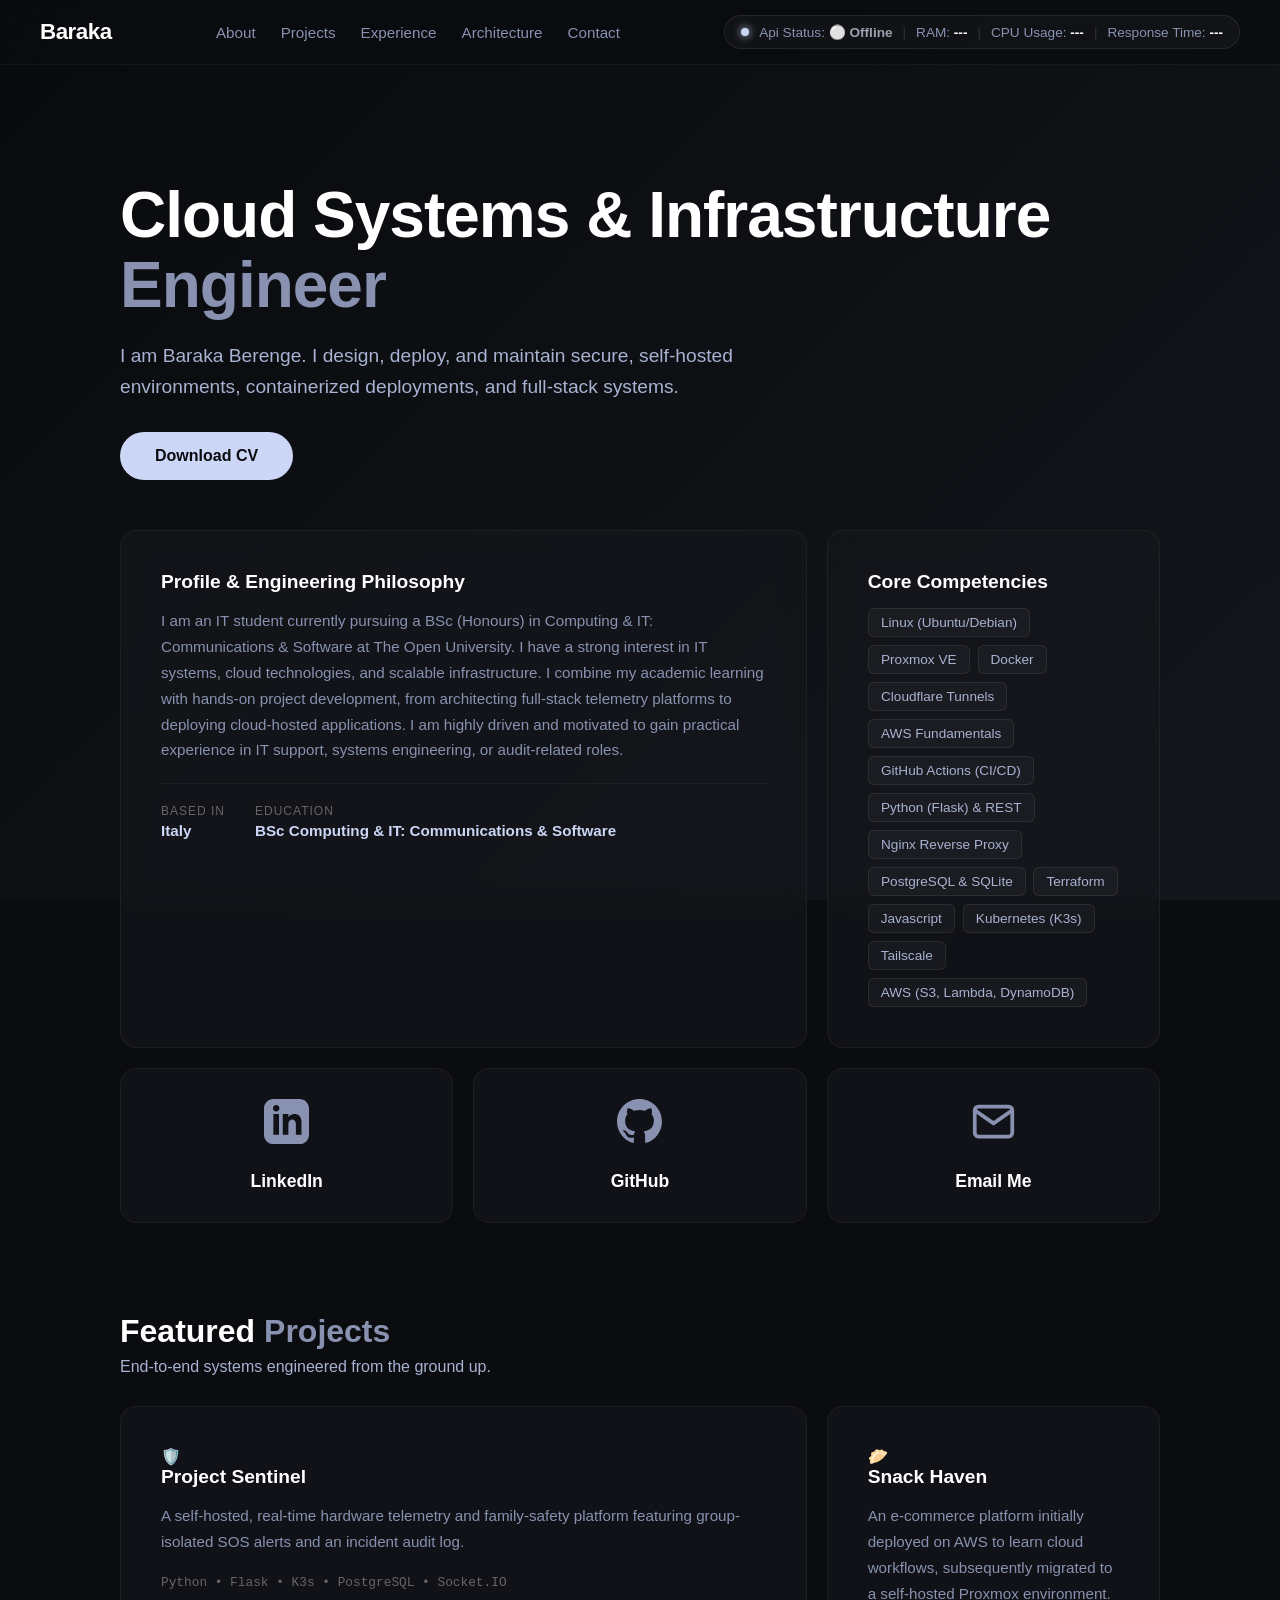
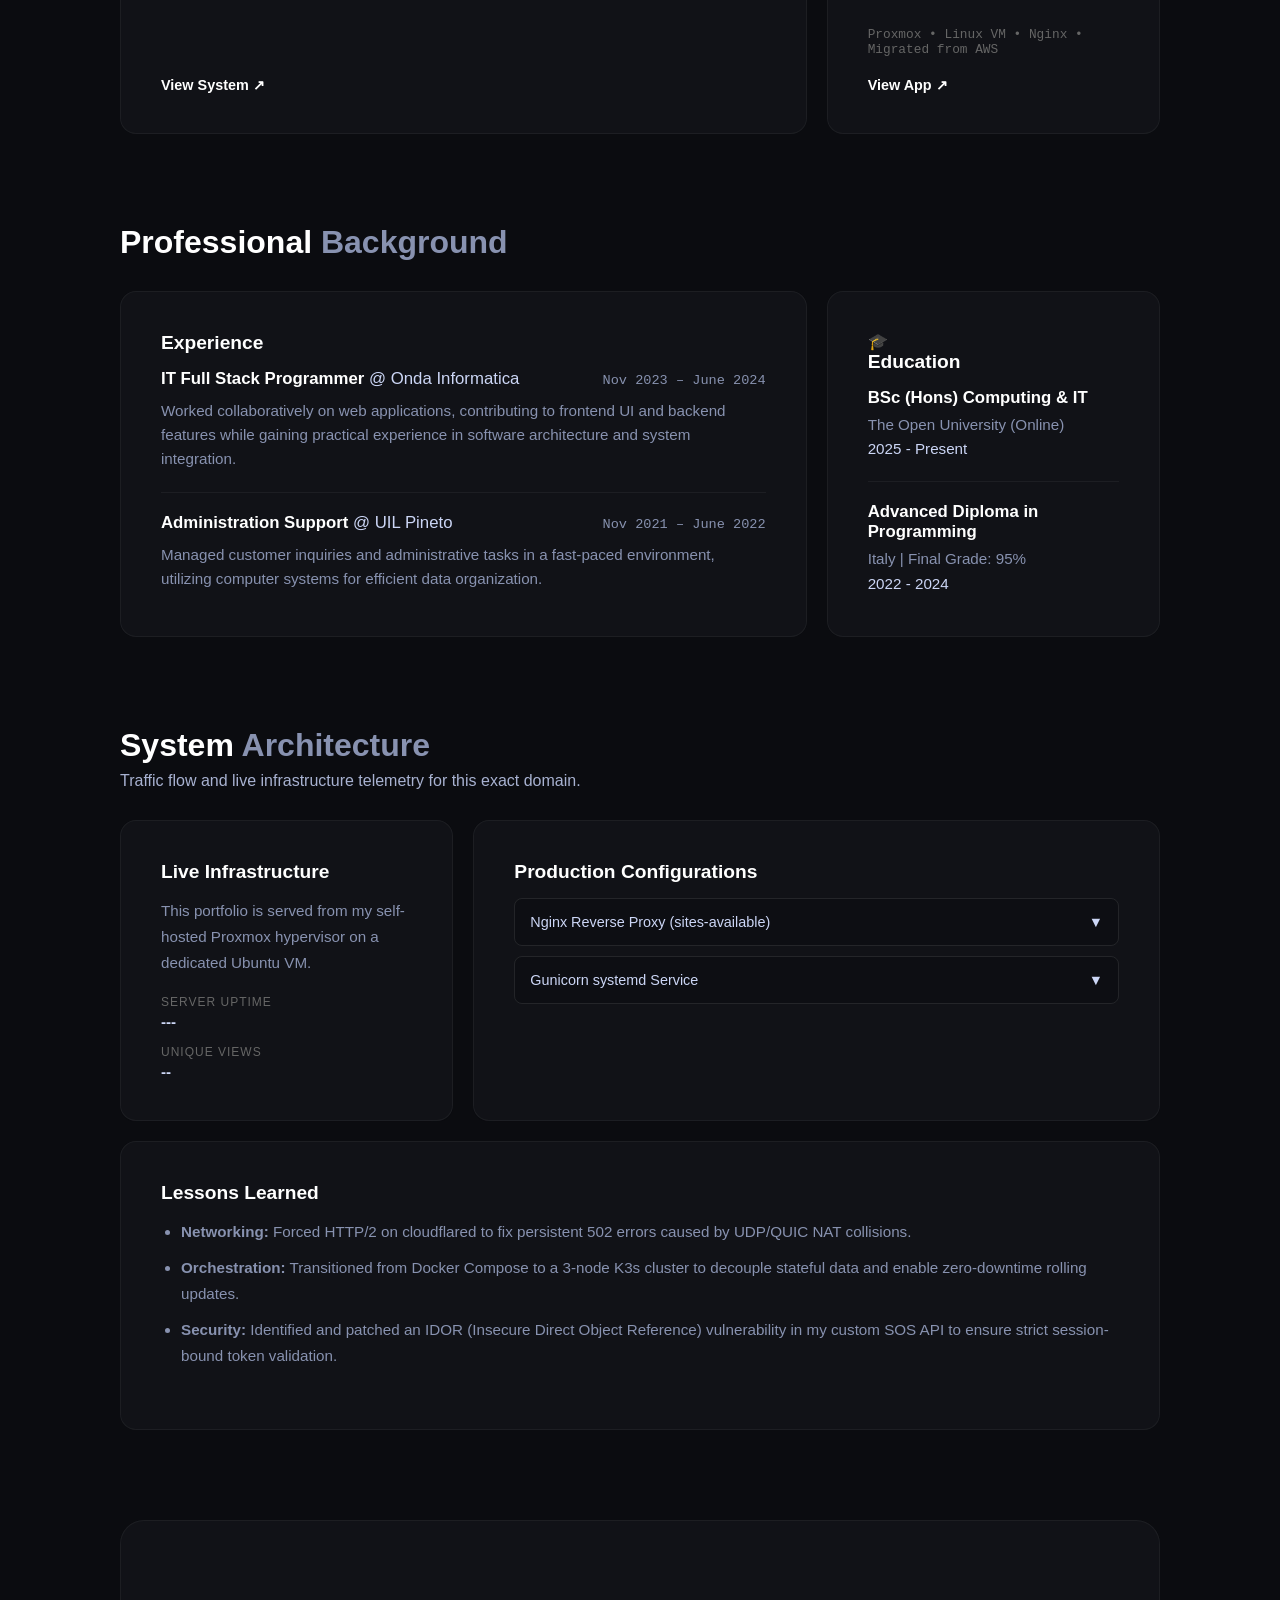
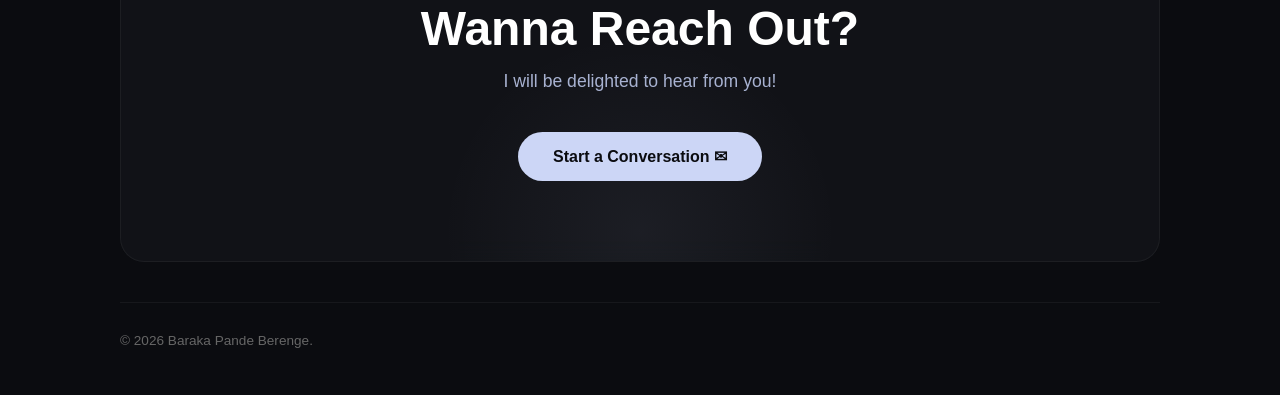
<file: index.html>
<!doctype html>
<html lang="en">
  <head>
    <meta charset="UTF-8" />
    <meta name="viewport" content="width=device-width, initial-scale=1.0" />
    <title>Baraka Berenge | Cloud & Systems Engineer</title>
    <link rel="stylesheet" href="index.css?v=4.0" />
  </head>
  <body>
    <!-- Liquid Crystal Background -->
    <div class="liquid-bg"></div>

    <!-- TOP NAVBAR (Frosted Glass, Scrolling Links) -->
    <nav class="top-nav">
      <div class="brand">
        <h2>Baraka<span></span></h2>
      </div>

      <div class="nav-links">
        <a href="#about" class="nav-link">About</a>
        <a href="#projects" class="nav-link">Projects</a>
        <a href="#experience" class="nav-link">Experience</a>
        <a href="#architecture" class="nav-link">Architecture</a>
        <a href="#contact" class="nav-link">Contact</a>
      </div>

      <!-- Live Telemetry HUD (Silver Pulse) -->
      <div class="telemetry-hud">
        <span class="pulse-dot" id="api-status-dot"></span>
        <span class="hud-text"
          >Api Status: <span id="api-status" class="mono">--</span></span
        >
        <span class="hud-divider">|</span>
        <span class="hud-text"
          >RAM: <span id="sys-ram" class="mono">--</span></span
        >
        <span class="hud-divider">|</span>
        <span class="hud-text"
          >CPU Usage: <span id="sys-cpu" class="mono">--</span></span
        >
        <span class="hud-divider">|</span>
        <span class="hud-text"
          >Response Time: <span id="api-latency" class="mono">--</span></span
        >
      </div>
    </nav>

    <!-- MAIN SCROLLING CONTENT -->
    <main class="content-area">
      <!-- ================= 1. ABOUT & HERO SECTION ================= -->
      <section id="about" class="scroll-section">
        <div class="hero-header">
          <h1 class="mega-title">
            Cloud Systems & Infrastructure<br /><span class="text-crystal"
              >Engineer</span
            >
          </h1>
          <p class="hero-desc">
            I am Baraka Berenge. I design, deploy, and maintain secure,
            self-hosted environments, containerized deployments, and
            full-stack systems.
          </p>
          <div style="margin-top: 30px;">
            <a href="/BARAKA PANDE BERENGE CV.pdf" class="cta-btn" target="_blank" style="display: inline-block; text-decoration: none;">Download CV</a>
          </div>
        </div>

        <div class="bento-grid">
          <!-- 1. CV Profile Card -->
          <div class="bento-card span-2">
            <h3 class="card-title">Profile & Engineering Philosophy</h3>
            <p class="card-text">
              I am an IT student currently pursuing a BSc (Honours) in Computing
              & IT: Communications & Software at The Open University. I have a
              strong interest in IT systems, cloud technologies, and scalable
              infrastructure. I combine my academic learning with hands-on project
              development, from architecting full-stack telemetry platforms to
              deploying cloud-hosted applications. I am highly driven and
              motivated to gain practical experience in IT support, systems
              engineering, or audit-related roles.
            </p>
            <div class="stat-row">
              <div class="stat-item">
                <span class="stat-label">Based in</span>
                <span class="stat-value">Italy</span>
              </div>
              <div class="stat-item">
                <span class="stat-label">Education</span>
                <span class="stat-value"
                  >BSc Computing & IT: Communications & Software</span
                >
              </div>
            </div>            
          </div>
          <!-- CLOSES THE PROFILE CARD -->

          <!-- 2. Core Skills Card -->
          <div class="bento-card span-1">
            <h3 class="card-title">Core Competencies</h3>
            <div class="skills-wrapper">
              <span class="skill-tag">Linux (Ubuntu/Debian)</span>
              <span class="skill-tag">Proxmox VE</span>
              <span class="skill-tag">Docker</span>
              <span class="skill-tag">Cloudflare Tunnels</span>
              <span class="skill-tag">AWS Fundamentals</span>
              <span class="skill-tag">GitHub Actions (CI/CD)</span>
              <span class="skill-tag">Python (Flask) & REST</span>
              <span class="skill-tag">Nginx Reverse Proxy</span>
              <span class="skill-tag">PostgreSQL & SQLite</span>
              <span class="skill-tag">Terraform</span>
              <span class="skill-tag">Javascript</span>
              <span class="skill-tag">Kubernetes (K3s)</span>
              <span class="skill-tag">Tailscale</span>
              <span class="skill-tag">AWS (S3, Lambda, DynamoDB)</span>


            </div>
          </div>
          <!-- ===  SOCIAL LINKS CARD === -->
          <a
            href="https://www.linkedin.com/in/baraka-pande-berenge-3529ba259/"
            target="_blank"
            class="bento-card span-1 social-card"
          >
            <div class="social-icon">
              <svg xmlns="http://www.w3.org/2000/svg" viewBox="0 0 24 24" fill="currentColor">
                <path d="M19 0h-14c-2.761 0-5 2.239-5 5v14c0 2.761 2.239 5 5 5h14c2.762 0 5-2.239 5-5v-14c0-2.761-2.238-5-5-5zm-11 19h-3v-11h3v11zm-1.5-12.268c-.966 0-1.75-.79-1.75-1.764s.784-1.764 1.75-1.764 1.75.79 1.75 1.764-.783 1.764-1.75 1.764zm13.5 12.268h-3v-5.604c0-3.368-4-3.113-4 0v5.604h-3v-11h3v1.765c1.396-2.586 7-2.777 7 2.476v6.759z"/>
              </svg>
            </div>
            <div class="social-name">LinkedIn</div>
          </a>

          <a
            href="https://github.com/BERENGEZ"
            target="_blank"
            class="bento-card span-1 social-card"
          >
            <div class="social-icon">
              <svg xmlns="http://www.w3.org/2000/svg" viewBox="0 0 24 24" fill="currentColor">
                <path d="M12 0c-6.626 0-12 5.373-12 12 0 5.302 3.438 9.8 8.207 11.387.599.111.793-.261.793-.577v-2.234c-3.338.726-4.033-1.416-4.033-1.416-.546-1.387-1.333-1.756-1.333-1.756-1.089-.745.083-.729.083-.729 1.205.084 1.839 1.237 1.839 1.237 1.07 1.834 2.807 1.304 3.492.997.107-.775.418-1.305.762-1.604-2.665-.305-5.467-1.334-5.467-5.931 0-1.311.469-2.381 1.236-3.221-.124-.303-.535-1.524.117-3.176 0 0 1.008-.322 3.301 1.23.957-.266 1.983-.399 3.003-.404 1.02.005 2.047.138 3.006.404 2.291-1.552 3.297-1.23 3.297-1.23.653 1.653.242 2.874.118 3.176.77.84 1.235 1.911 1.235 3.221 0 4.609-2.807 5.624-5.479 5.921.43.372.823 1.102.823 2.222v3.293c0 .319.192.694.801.576 4.765-1.589 8.199-6.086 8.199-11.386 0-6.627-5.373-12-12-12z"/>
              </svg>
            </div>
            <div class="social-name">GitHub</div>
          </a>

          <a
            href="mailto:berengez@proton.me"
            class="bento-card span-1 social-card"
          >
            <div class="social-icon">
              <svg xmlns="http://www.w3.org/2000/svg" viewBox="0 0 24 24" fill="none" stroke="currentColor" stroke-width="2" stroke-linecap="round" stroke-linejoin="round">
                <path d="M4 4h16c1.1 0 2 .9 2 2v12c0 1.1-.9 2-2 2H4c-1.1 0-2-.9-2-2V6c0-1.1.9-2 2-2z"></path>
                <polyline points="22,6 12,13 2,6"></polyline>
              </svg>
            </div>
            <div class="social-name">Email Me</div>
          </a>
        </div>
      </section>

      <!-- ================= 2. PROJECTS SECTION ================= -->
      <section id="projects" class="scroll-section">
        <div class="section-heading">
          <h2>Featured <span>Projects</span></h2>
          <p>End-to-end systems engineered from the ground up.</p>
        </div>

        <div class="bento-grid">
          <!-- Sentinel -->
          <div class="bento-card span-2 project-layout">
            <div class="project-content">
              <div class="card-icon">🛡️</div>
              <h3 class="card-title">Project Sentinel</h3>
              <p class="card-text">
                A self-hosted, real-time hardware telemetry and family-safety platform featuring group-isolated SOS alerts and an incident audit log.
              </p>
              <div class="project-tech">
                Python • Flask • K3s • PostgreSQL • Socket.IO
              </div>
            </div>
            <a
              href="https://sentinel.barakaberenge.com"
              target="_blank"
              class="project-link"
              >View System ↗</a
            >
          </div>

          <!-- Snack Haven -->
          <div class="bento-card span-1 project-layout">
            <div class="project-content">
              <div class="card-icon">🥟</div>
              <h3 class="card-title">Snack Haven</h3>
              <p class="card-text">
                An e-commerce platform initially deployed on AWS to learn cloud workflows, subsequently migrated to a self-hosted Proxmox environment.
              </p>
              <div class="project-tech">Proxmox • Linux VM • Nginx • Migrated from AWS</div>
            </div>
            <a
              href="https://snackhaven.barakaberenge.com"
              target="_blank"
              class="project-link"
              >View App ↗</a
            >
          </div>
        </div>
      </section>

      <!-- ============ 3. EXPERIENCE & EDUCATION ========= -->
      <section id="experience" class="scroll-section">
        <div class="section-heading">
          <h2>Professional <span>Background</span></h2>
        </div>

        <div class="bento-grid">
          <!-- Experience Timeline -->
          <div class="bento-card span-2">
            <h3 class="card-title">Experience</h3>

            <div class="timeline-entry">
              <div class="timeline-header">
                <h4>
                  IT Full Stack Programmer
                  <span class="crystal-accent">@ Onda Informatica</span>
                </h4>
                <span class="timeline-date">Nov 2023 &ndash; June 2024</span>
              </div>
              <p class="timeline-text">
                Worked collaboratively on web applications, contributing to
                frontend UI and backend features while gaining practical
                experience in software architecture and system integration.
              </p>
            </div>

            <div class="timeline-divider"></div>

            <div class="timeline-entry">
              <div class="timeline-header">
                <h4>
                  Administration Support
                  <span class="crystal-accent">@ UIL Pineto</span>
                </h4>
                <span class="timeline-date">Nov 2021 &ndash; June 2022</span>
              </div>
              <p class="timeline-text">
                Managed customer inquiries and administrative tasks in a
                fast-paced environment, utilizing computer systems for efficient
                data organization.
              </p>
            </div>
          </div>

          <!-- Education -->
          <div class="bento-card span-1">
            <div class="card-icon">🎓</div>
            <h3 class="card-title">Education</h3>

            <div class="timeline-entry">
              <h4>BSc (Hons) Computing & IT</h4>
              <p class="timeline-text">
                The Open University (Online)<br /><span class="crystal-accent"
                  >2025 - Present</span
                >
              </p>
            </div>

            <div class="timeline-divider"></div>

            <div class="timeline-entry">
              <h4>Advanced Diploma in Programming</h4>
              <p class="timeline-text">
                Italy | Final Grade: 95%<br /><span class="crystal-accent"
                  >2022 - 2024</span
                >
              </p>
            </div>
          </div>
        </div>
      </section>

      <!-- ================= 4. ARCHITECTURE TAB ================= -->
      <section id="architecture" class="scroll-section">
        <div class="section-heading">
          <h2>System <span>Architecture</span></h2>
          <p>
            Traffic flow and live infrastructure telemetry for this exact
            domain.
          </p>
        </div>

        <div class="bento-grid">
          <!-- Proof of Work Stats -->
          <div class="bento-card span-1">
            <h3 class="card-title">Live Infrastructure</h3>
            <p class="card-text">
              This portfolio is served from my self-hosted Proxmox hypervisor on
              a dedicated Ubuntu VM.
            </p>
            <div class="live-stats-box">
              <div class="stat-item">
                <span class="stat-label">Server Uptime</span>
                <span class="stat-value crystal-accent" id="sys-uptime"
                  >--</span
                >
              </div>
              <div class="stat-item">
                <span class="stat-label">Unique Views</span>
                <span class="stat-value crystal-accent" id="visitor-count"
                  >--</span
                >
              </div>
            </div>
          </div>

          <!-- Configuration Toggle Cards -->
          <div class="bento-card span-2">
            <h3 class="card-title">Production Configurations</h3>

            <div class="config-item">
              <button
                class="config-btn"
                onclick="toggleConfig('cfg-nginx', this)"
              >
                <span>Nginx Reverse Proxy (sites-available)</span>
                <span class="toggle-icon">▼</span>
              </button>
              <div id="cfg-nginx" class="config-content" style="display: none">
                <pre><code>server {
    listen 80;
    server_name barakaberenge.com www.barakaberenge.com;

    # Serve static frontend HTML/CSS/JS
    location / {
        root /var/www/portfolio;
        index index.html;
        try_files $uri $uri/ =404;
    }

    # Proxy API requests to Python Flask backend
    location /api/ {
        proxy_pass http://127.0.0.1:5000;
        proxy_set_header Host $host;
        proxy_set_header X-Real-IP $remote_addr;
        proxy_set_header X-Forwarded-For $proxy_add_x_forwarded_for;
    }
}</code></pre>
              </div>
            </div>

            <div class="config-item" style="margin-top: 10px">
              <button
                class="config-btn"
                onclick="toggleConfig('cfg-gunicorn', this)"
              >
                <span>Gunicorn systemd Service</span>
                <span class="toggle-icon">▼</span>
              </button>
              <div
                id="cfg-gunicorn"
                class="config-content"
                style="display: none"
              >
                <pre><code>[Unit]
Description=Gunicorn instance to serve Flask API
After=network.target

[Service]
User=www-data
Group=www-data
WorkingDirectory=/var/www/portfolio/api
Environment="PATH=/var/www/portfolio/api/venv/bin"
ExecStart=/var/www/portfolio/api/venv/bin/gunicorn --workers 3 --bind 127.0.0.1:5000 app:app
Restart=always

[Install]
WantedBy=multi-user.target</code></pre>
              </div>
            </div>
          </div>

          <!-- Lessons Learned Card -->
          <div class="bento-card" style="grid-column: 1 / -1;">
            <h3 class="card-title">Lessons Learned</h3>
            <ul class="card-text" style="list-style-type: disc; margin-left: 20px; display: flex; flex-direction: column; gap: 10px; margin-top: 10px;">
              <li><strong>Networking:</strong> Forced HTTP/2 on <code>cloudflared</code> to fix persistent 502 errors caused by UDP/QUIC NAT collisions.</li>
              <li><strong>Orchestration:</strong> Transitioned from Docker Compose to a 3-node K3s cluster to decouple stateful data and enable zero-downtime rolling updates.</li>
              <li><strong>Security:</strong> Identified and patched an IDOR (Insecure Direct Object Reference) vulnerability in my custom SOS API to ensure strict session-bound token validation.</li>
            </ul>
          </div>
        </div>
      </section>

      <!-- ============ 5. CONTACT / CTA ============= -->
      <section id="contact" class="scroll-section">
        <div class="cta-block">
          <h2>Wanna Reach Out?</h2>
          <p>I will be delighted to hear from you!</p>
          <a href="mailto:berengez@protn.me" class="cta-btn"
            >Start a Conversation ✉</a
          >
        </div>
      </section>

      <!-- Global Footer -->
      <footer class="site-footer">
        <div class="footer-content">
          <div class="footer-text">
            <p>&copy; 2026 Baraka Pande Berenge.</p>
          </div>         
        </div>
      </footer>
    </main>

    <script src="java-script/app.js?v=4.0"></script>
    <script src="java-script/dashboard.js?v=4.0"></script>
  </body>
</html>
</file>
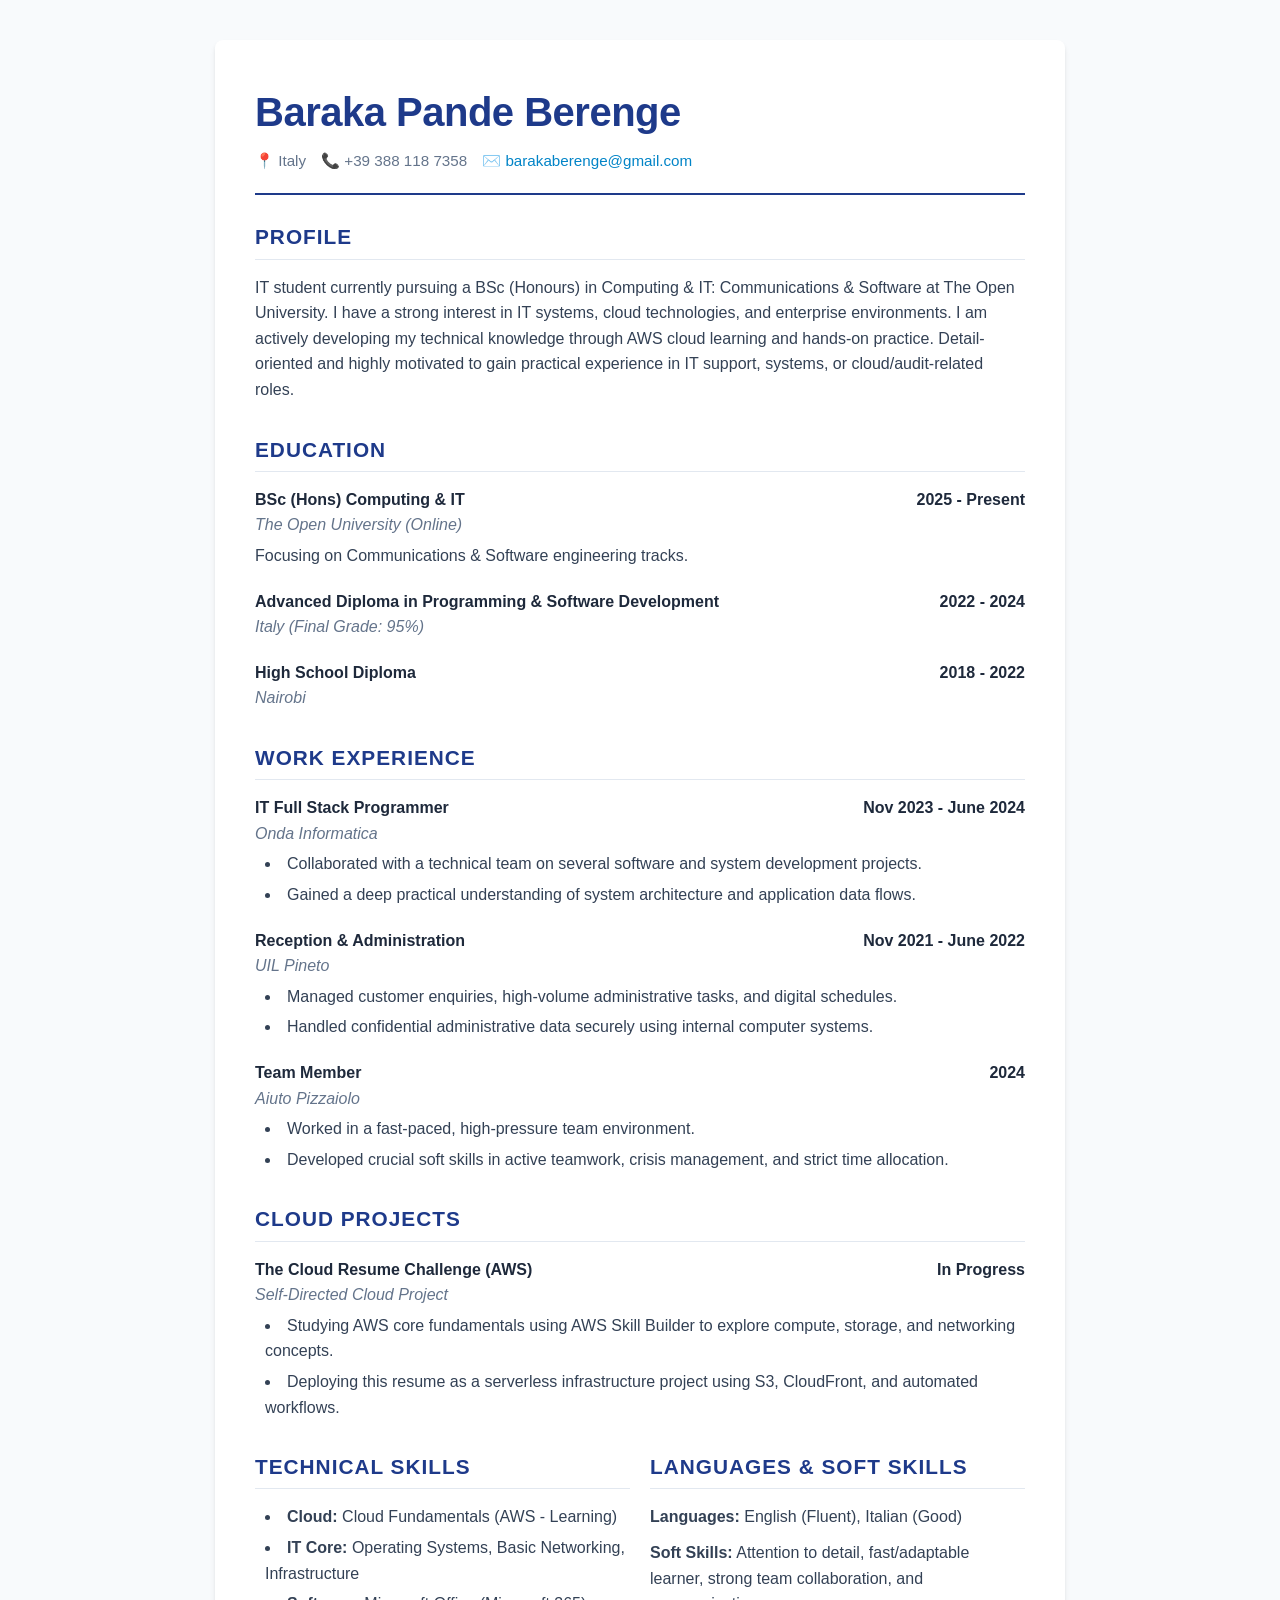
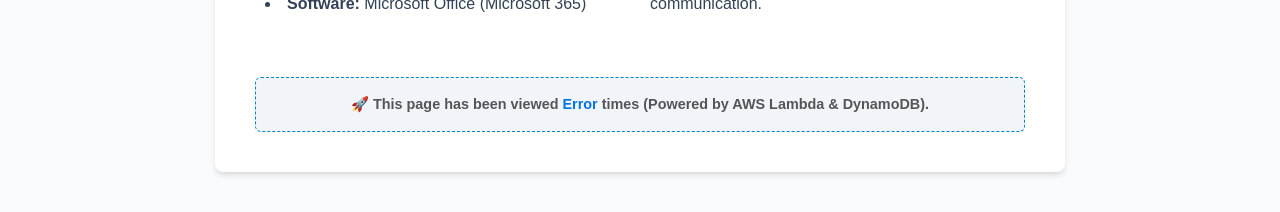
<file: cv.html>
<!doctype html>
<html lang="en">
  <head>
    <meta charset="UTF-8" />
    <meta name="viewport" content="width=device-width, initial-scale=1.0" />
    <title>Baraka Pande Berenge - CV</title>
    <style>
      /* Modern CSS Reset & Variables */
      :root {
        --primary-color: #1e3a8a; /* Deep Navy Blue for professional look */
        --secondary-color: #0284c7; /* Sky Blue for highlights */
        --text-color: #334155; /* Dark Slate for readability */
        --bg-color: #f8fafc; /* Light grey/blue background */
        --card-bg: #ffffff;
      }

      * {
        margin: 0;
        padding: 0;
        box-space: border-box;
        box-sizing: border-box;
      }

      body {
        font-family: "Segoe UI", Tahoma, Geneva, Verdana, sans-serif;
        line-height: 1.6;
        color: var(--text-color);
        background-color: var(--bg-color);
        padding: 40px 20px;
      }

      .cv-container {
        max-width: 850px;
        margin: 0 auto;
        background: var(--card-bg);
        padding: 40px;
        border-radius: 8px;
        box-shadow:
          0 4px 6px -1px rgba(0, 0, 0, 0.1),
          0 2px 4px -1px rgba(0, 0, 0, 0.06);
      }

      /* Header Section */
      header {
        border-bottom: 2px solid var(--primary-color);
        padding-bottom: 20px;
        margin-bottom: 25px;
      }

      h1 {
        color: var(--primary-color);
        font-size: 2.5rem;
        letter-spacing: -0.5px;
        margin-bottom: 5px;
      }

      .contact-info {
        display: flex;
        flex-wrap: wrap;
        gap: 15px;
        font-size: 0.95rem;
        color: #64748b;
      }

      .contact-info a {
        color: var(--secondary-color);
        text-decoration: none;
      }

      .contact-info a:hover {
        text-decoration: underline;
      }

      /* Layout Sections */
      section {
        margin-bottom: 30px;
      }

      h2 {
        color: var(--primary-color);
        font-size: 1.3rem;
        text-transform: uppercase;
        letter-spacing: 1px;
        margin-bottom: 15px;
        border-bottom: 1px solid #e2e8f0;
        padding-bottom: 5px;
      }

      p {
        margin-bottom: 10px;
      }

      /* Job & Education Cards */
      .entry {
        margin-bottom: 20px;
      }

      .entry-header {
        display: flex;
        justify-content: space-between;
        align-items: baseline;
        font-weight: bold;
        color: #1e293b;
      }

      .entry-sub {
        font-style: italic;
        color: #64748b;
        margin-bottom: 5px;
      }

      ul {
        list-style-position: inside;
        margin-left: 10px;
      }

      li {
        margin-bottom: 5px;
      }

      /* Grid Layout for Skills/Languages */
      .skills-grid {
        display: grid;
        grid-template-columns: repeat(auto-fit, minmax(220px, 1fr));
        gap: 20px;
      }

      .skills-category h3 {
        font-size: 1.05rem;
        color: var(--secondary-color);
        margin-bottom: 8px;
      }

      /* Visitor Counter Badge Placeholder for later */
      .counter-box {
        margin-top: 30px;
        padding: 15px;
        background: #f1f5f9;
        border-radius: 6px;
        text-align: center;
        font-size: 0.9rem;
        font-weight: bold;
        color: var(--primary-color);
        border: 1px dashed var(--secondary-color);
      }

      /* Responsive adjustments */
      @media (max-width: 600px) {
        body {
          padding: 10px;
        }
        .cv-container {
          padding: 20px;
        }
        .entry-header {
          flex-direction: column;
        }
      }
    </style>
  </head>
  <body>
    <div class="cv-container">
      <header>
        <h1>Baraka Pande Berenge</h1>
        <div class="contact-info">
          <span>📍 Italy</span>
          <span>📞 +39 388 118 7358</span>
          <span
            >✉️
            <a href="mailto:barakaberenge@gmail.com"
              >barakaberenge@gmail.com</a
            ></span
          >
        </div>
      </header>

      <section id="profile">
        <h2>Profile</h2>
        <p>
          IT student currently pursuing a BSc (Honours) in Computing & IT:
          Communications & Software at The Open University. I have a strong
          interest in IT systems, cloud technologies, and enterprise
          environments. I am actively developing my technical knowledge through
          AWS cloud learning and hands-on practice. Detail-oriented and highly
          motivated to gain practical experience in IT support, systems, or
          cloud/audit-related roles.
        </p>
      </section>

      <section id="education">
        <h2>Education</h2>
        <div class="entry">
          <div class="entry-header">
            <span>BSc (Hons) Computing & IT</span>
            <span>2025 - Present</span>
          </div>
          <div class="entry-sub">The Open University (Online)</div>
          <p>Focusing on Communications & Software engineering tracks.</p>
        </div>
        <div class="entry">
          <div class="entry-header">
            <span>Advanced Diploma in Programming & Software Development</span>
            <span>2022 - 2024</span>
          </div>
          <div class="entry-sub">Italy (Final Grade: 95%)</div>
        </div>
        <div class="entry">
          <div class="entry-header">
            <span>High School Diploma</span>
            <span>2018 - 2022</span>
          </div>
          <div class="entry-sub">Nairobi</div>
        </div>
      </section>

      <section id="experience">
        <h2>Work Experience</h2>
        <div class="entry">
          <div class="entry-header">
            <span>IT Full Stack Programmer</span>
            <span>Nov 2023 - June 2024</span>
          </div>
          <div class="entry-sub">Onda Informatica</div>
          <ul>
            <li>
              Collaborated with a technical team on several software and system
              development projects.
            </li>
            <li>
              Gained a deep practical understanding of system architecture and
              application data flows.
            </li>
          </ul>
        </div>
        <div class="entry">
          <div class="entry-header">
            <span>Reception & Administration</span>
            <span>Nov 2021 - June 2022</span>
          </div>
          <div class="entry-sub">UIL Pineto</div>
          <ul>
            <li>
              Managed customer enquiries, high-volume administrative tasks, and
              digital schedules.
            </li>
            <li>
              Handled confidential administrative data securely using internal
              computer systems.
            </li>
          </ul>
        </div>
        <div class="entry">
          <div class="entry-header">
            <span>Team Member</span>
            <span>2024</span>
          </div>
          <div class="entry-sub">Aiuto Pizzaiolo</div>
          <ul>
            <li>Worked in a fast-paced, high-pressure team environment.</li>
            <li>
              Developed crucial soft skills in active teamwork, crisis
              management, and strict time allocation.
            </li>
          </ul>
        </div>
      </section>

      <section id="projects">
        <h2>Cloud Projects</h2>
        <div class="entry">
          <div class="entry-header">
            <span>The Cloud Resume Challenge (AWS)</span>
            <span>In Progress</span>
          </div>
          <div class="entry-sub">Self-Directed Cloud Project</div>
          <ul>
            <li>
              Studying AWS core fundamentals using AWS Skill Builder to explore
              compute, storage, and networking concepts.
            </li>
            <li>
              Deploying this resume as a serverless infrastructure project using
              S3, CloudFront, and automated workflows.
            </li>
          </ul>
        </div>
      </section>

      <section id="skills-languages">
        <div class="skills-grid">
          <div class="skills-category">
            <h2>Technical Skills</h2>
            <ul>
              <li>
                <strong>Cloud:</strong> Cloud Fundamentals (AWS - Learning)
              </li>
              <li>
                <strong>IT Core:</strong> Operating Systems, Basic Networking,
                Infrastructure
              </li>
              <li>
                <strong>Software:</strong> Microsoft Office (Microsoft 365)
              </li>
            </ul>
          </div>
          <div class="skills-category">
            <h2>Languages & Soft Skills</h2>
            <p><strong>Languages:</strong> English (Fluent), Italian (Good)</p>
            <p>
              <strong>Soft Skills:</strong> Attention to detail, fast/adaptable
              learner, strong team collaboration, and communication.
            </p>
          </div>
        </div>
      </section>
      <div
        class="counter-box"
        style="
          text-align: center;
          margin-top: 50px;
          font-family: sans-serif;
          color: #555;
        "
      >
        🚀 This page has been viewed
        <span id="counter" style="font-weight: bold; color: #0073e6">0</span>
        times (Powered by AWS Lambda & DynamoDB).
      </div>
    </div>

    <script>
      // Your live production AWS API Gateway Backend Endpoint
      const apiEndpoint =
        "https://g3dbaub1j8.execute-api.eu-north-1.amazonaws.com/counter";
      async function getVisitorCount() {
        try {
          // Checks to make sure the endpoint string exists and isn't empty
          if (apiEndpoint) {
            const response = await fetch(apiEndpoint);
            const data = await response.json();
            document.getElementById("counter").innerText = data.count;
          } else {
            document.getElementById("counter").innerText = "0 (API pending)";
          }
        } catch (error) {
          console.error("Error fetching visitor count:", error);
          document.getElementById("counter").innerText = "Error";
        }
      }

      // When the page loads, call the function
      window.onload = getVisitorCount;
    </script>
  </body>
</html>
</file>
<file: index.css>
/* =========================================
   Reset and Base Styles 
   ========================================= */
* {
  margin: 0;
  padding: 0;
  box-sizing: border-box;
  font-family:
    -apple-system, BlinkMacSystemFont, "Segoe UI", Roboto, Helvetica, Arial,
    sans-serif;
}

html {
  scroll-behavior: smooth; /* Glides beautifully when clicking nav links */
}

body {
  background-color: #0b0c10; /* Deep charcoal, professional */
  color: #c5c6c7;
  min-height: 100vh;
  overflow-x: hidden;
}

/* Elegant Scrollbar */
::-webkit-scrollbar {
  width: 8px;
}
::-webkit-scrollbar-track {
  background: #0b0c10;
}
::-webkit-scrollbar-thumb {
  background: #2b2c30;
  border-radius: 4px;
}
::-webkit-scrollbar-thumb:hover {
  background: #4a4b50;
}

/* =========================================
   Liquid Crystal Background 
   ========================================= */
.liquid-bg {
  position: fixed;
  top: 0;
  left: 0;
  width: 100vw;
  height: 100vh;
  z-index: -1;
  background: linear-gradient(135deg, #090a0d, #14161c, #0d0e12);
  background-size: 200% 200%;
  animation: liquidMove 15s ease-in-out infinite alternate;
}
@keyframes liquidMove {
  0% {
    background-position: 0% 50%;
  }
  100% {
    background-position: 100% 50%;
  }
}

/* =========================================
   Top Navbar (Frosted Grey Glass)
   ========================================= */
.top-nav {
  position: fixed;
  top: 0;
  left: 0;
  width: 100%;
  background: rgba(11, 12, 16, 0.8);
  backdrop-filter: blur(20px);
  -webkit-backdrop-filter: blur(20px);
  border-bottom: 1px solid rgba(255, 255, 255, 0.05);
  display: flex;
  justify-content: space-between;
  align-items: center;
  padding: 15px 40px;
  z-index: 1000;
}

.brand h2 {
  font-size: 1.4rem;
  color: #ffffff;
  letter-spacing: -0.5px;
}
.brand h2 span {
  color: #8892b0;
}

.nav-links {
  display: flex;
  gap: 25px;
}
.nav-link {
  color: #8892b0;
  text-decoration: none;
  font-size: 0.95rem;
  font-weight: 500;
  transition: color 0.3s;
}
.nav-link:hover {
  color: #ffffff;
}

/* Telemetry HUD - Silver Pulse */
.telemetry-hud {
  display: flex;
  align-items: center;
  gap: 10px;
  background: rgba(255, 255, 255, 0.03);
  border: 1px solid rgba(255, 255, 255, 0.08);
  padding: 8px 16px;
  border-radius: 50px;
  font-family: "JetBrains Mono", monospace;
  font-size: 0.85rem;
  color: #8892b0;
}
.pulse-dot {
  width: 8px;
  height: 8px;
  background-color: #ccd6f6; /* Crisp Ice White/Silver */
  border-radius: 50%;
  box-shadow: 0 0 8px #ccd6f6;
  animation: pulse 2s infinite;
}
@keyframes pulse {
  0% {
    box-shadow: 0 0 0 0 rgba(204, 214, 246, 0.5);
  }
  70% {
    box-shadow: 0 0 0 5px rgba(204, 214, 246, 0);
  }
  100% {
    box-shadow: 0 0 0 0 rgba(204, 214, 246, 0);
  }
}
.hud-divider {
  color: #333;
}
.hud-text span.mono {
  color: #ffffff;
  font-weight: bold;
}

/* =========================================
   Main Content Layout
   ========================================= */
.content-area {
  max-width: 1100px;
  margin: 0 auto;
  padding: 120px 30px 50px 30px;
}

.scroll-section {
  padding-top: 60px; /* Offset for fixed navbar when scrolling */
  margin-bottom: 30px;
}

.hero-header {
  margin-bottom: 50px;
}
.mega-title {
  font-size: 4rem;
  line-height: 1.1;
  font-weight: 700;
  color: #ffffff;
  letter-spacing: -1px;
  margin-bottom: 20px;
}
.text-crystal {
  color: #8892b0;
}
.hero-desc {
  font-size: 1.2rem;
  color: #a8b2d1;
  line-height: 1.6;
  max-width: 700px;
}

.section-heading {
  margin-bottom: 30px;
}
.section-heading h2 {
  font-size: 2rem;
  color: #ffffff;
  margin-bottom: 8px;
}
.section-heading h2 span {
  color: #8892b0;
}
.section-heading p {
  color: #a8b2d1;
  font-size: 1rem;
}

/* =========================================
   Bento Grid & Cards (Pro Grey Aesthetic)
   ========================================= */
.bento-grid {
  display: grid;
  grid-template-columns: repeat(3, 1fr);
  gap: 20px;
}

.bento-card {
  background: rgba(22, 24, 29, 0.6); /* Translucent dark grey */
  backdrop-filter: blur(12px);
  border: 1px solid rgba(255, 255, 255, 0.05);
  border-radius: 16px;
  padding: 40px;
  transition:
    transform 0.3s,
    border-color 0.3s,
    background 0.3s;
}
.bento-card:hover {
  background: rgba(26, 28, 35, 0.8);
  border-color: rgba(255, 255, 255, 0.1);
}

.span-1 {
  grid-column: span 1;
}
.span-2 {
  grid-column: span 2;
}
.span-3 {
  grid-column: span 3;
}

.card-title {
  font-size: 1.2rem;
  color: #ffffff;
  margin-bottom: 15px;
  font-weight: 600;
}
.card-text {
  color: #8892b0;
  font-size: 0.95rem;
  line-height: 1.7;
  margin-bottom: 20px;
}
.crystal-accent {
  color: #ccd6f6;
  font-weight: 500;
}

/* Skills Tags */
.skills-wrapper {
  display: flex;
  flex-wrap: wrap;
  gap: 8px;
}
.skill-tag {
  background: rgba(255, 255, 255, 0.03);
  border: 1px solid rgba(255, 255, 255, 0.08);
  color: #a8b2d1;
  padding: 6px 12px;
  border-radius: 6px;
  font-size: 0.85rem;
}

/* Stats Rows */
.stat-row {
  display: flex;
  gap: 30px;
  margin-top: 20px;
  border-top: 1px solid rgba(255, 255, 255, 0.05);
  padding-top: 20px;
}
.stat-item {
  display: flex;
  flex-direction: column;
  gap: 4px;
}
.stat-label {
  font-size: 0.75rem;
  color: #666;
  text-transform: uppercase;
  letter-spacing: 1px;
}
.stat-value {
  font-size: 0.95rem;
  color: #ccd6f6;
  font-weight: 600;
}

/* Timeline (Experience / Education) */
.timeline-entry {
  display: flex;
  flex-direction: column;
}
.timeline-header {
  display: flex;
  justify-content: space-between;
  align-items: baseline;
  margin-bottom: 5px;
  flex-wrap: wrap;
}
.timeline-header h4,
.timeline-entry h4 {
  color: #ffffff;
  font-size: 1.05rem;
  font-weight: 600;
  margin-bottom: 5px;
}
.timeline-date {
  font-family: "JetBrains Mono", monospace;
  font-size: 0.85rem;
  color: #8892b0;
}
.timeline-text {
  color: #8892b0;
  font-size: 0.95rem;
  line-height: 1.6;
}
.timeline-divider {
  height: 1px;
  background: rgba(255, 255, 255, 0.05);
  margin: 20px 0;
}

/* Project Layouts */
.project-layout {
  display: flex;
  flex-direction: column;
  justify-content: space-between;
}
.project-tech {
  font-family: "JetBrains Mono", monospace;
  font-size: 0.8rem;
  color: #666;
  margin-top: 10px;
}
.project-link {
  display: inline-block;
  margin-top: 20px;
  color: #ffffff;
  text-decoration: none;
  font-size: 0.9rem;
  font-weight: 600;
  transition: opacity 0.3s;
}
.project-link:hover {
  opacity: 0.7;
}

/* Config Cards & ASCII */
.live-stats-box {
  margin-top: 20px;
  display: flex;
  flex-direction: column;
  gap: 15px;
}
.config-item {
  border: 1px solid rgba(255, 255, 255, 0.08);
  border-radius: 8px;
  overflow: hidden;
}
.config-btn {
  width: 100%;
  background: rgba(0, 0, 0, 0.2);
  color: #ccd6f6;
  border: none;
  padding: 15px;
  display: flex;
  justify-content: space-between;
  cursor: pointer;
  font-family: monospace;
  font-size: 0.9rem;
}
.config-content pre {
  background: #07080a;
  color: #a8b2d1;
  padding: 15px;
  font-family: monospace;
  font-size: 0.85rem;
  margin: 0;
  overflow-x: auto;
}

/* =========================================
   Global Footer
   ========================================= */
.site-footer {
  border-top: 1px solid rgba(255, 255, 255, 0.05);
  padding-top: 30px;
  margin-top: 40px;
  display: flex;
  justify-content: space-between;
  align-items: center;
  flex-wrap: wrap;
  gap: 20px;
}
.footer-text p {
  color: #666;
  font-size: 0.85rem;
}
.footer-links {
  display: flex;
  gap: 15px;
  align-items: center;
}
.footer-link {
  color: #8892b0;
  text-decoration: none;
  font-size: 0.9rem;
  transition: color 0.3s;
}
.footer-link:hover {
  color: #ffffff;
}
.footer-divider {
  color: #333;
}

/* =========================================
   Responsive Design (Mobile Safe)
   ========================================= */
@media (max-width: 900px) {
  .bento-grid {
    grid-template-columns: 1fr;
  }
  .span-2 {
    grid-column: span 1;
  }
  .mega-title {
    font-size: 2.8rem;
  }

  .top-nav {
    flex-direction: column;
    padding: 15px;
    gap: 15px;
    position: static;
  }
  .nav-links {
    flex-wrap: wrap;
    justify-content: center;
  }

  .content-area {
    padding-top: 40px;
    padding-left: 20px;
    padding-right: 20px;
  }
  .scroll-section {
    padding-top: 0;
  }
  .timeline-header {
    flex-direction: column;
  }
}
/* =========================================
   Social Bento Cards
   ========================================= */
.social-card {
  text-decoration: none;
  display: flex;
  flex-direction: column;
  align-items: center;
  justify-content: center;
  gap: 15px;
  padding: 30px;
}
.social-card:hover {
  transform: translateY(-5px);
  border-color: rgba(204, 214, 246, 0.3); /* Subtle silver border on hover */
}
.social-icon {
  disolay: flex;
  font-size: 2.5rem;
  color: #8892b0;
  font-weight: 700;
  font-family: "JetBrains Mono", monospace;
  transition: color 0.3s;
}
/* This targets the SVG inside the icon container and scales it perfectly */
.social-icon svg {
  width: 45px;
  height: 45px;
}
.social-card:hover .social-icon {
  color: #ccd6f6; /* Icon turns icy silver on hover */
}
.social-name {
  color: #ffffff;
  font-size: 1.1rem;
  font-weight: 600;
}

/* =========================================
   CTA Block (Liquid Crystal Style)
   ========================================= */
.cta-block {
  background: rgba(22, 24, 29, 0.6);
  backdrop-filter: blur(12px);
  border: 1px solid rgba(255, 255, 255, 0.05);
  border-radius: 24px;
  padding: 80px 40px;
  text-align: center;
  position: relative;
  overflow: hidden;
}
.cta-block::before {
  content: "";
  position: absolute;
  bottom: -50%;
  left: 50%;
  transform: translateX(-50%);
  width: 400px;
  height: 400px;
  /* Crystal grey subtle glowing aura */
  background: radial-gradient(
    circle,
    rgba(204, 214, 246, 0.06) 0%,
    transparent 70%
  );
  z-index: 0;
  pointer-events: none;
}
.cta-block h2 {
  font-size: 3rem;
  color: #ffffff;
  margin-bottom: 15px;
  position: relative;
  z-index: 1;
}
.cta-block p {
  color: #a8b2d1;
  font-size: 1.1rem;
  margin-bottom: 40px;
  position: relative;
  z-index: 1;
}
.cta-btn {
  display: inline-block;
  background: #ccd6f6; /* Crystal Silver */
  color: #0b0c10;
  text-decoration: none;
  font-weight: 600;
  padding: 15px 35px;
  border-radius: 30px;
  position: relative;
  z-index: 1;
  transition:
    background 0.3s,
    transform 0.3s;
}
.cta-btn:hover {
  background: #ffffff;
  transform: translateY(-2px);
}

/* Make sure mobile stacking handles the CTA properly */
@media (max-width: 900px) {
  .cta-block h2 {
    font-size: 2.2rem;
  }
  .cta-block {
    padding: 50px 20px;
  }
}
</file>
